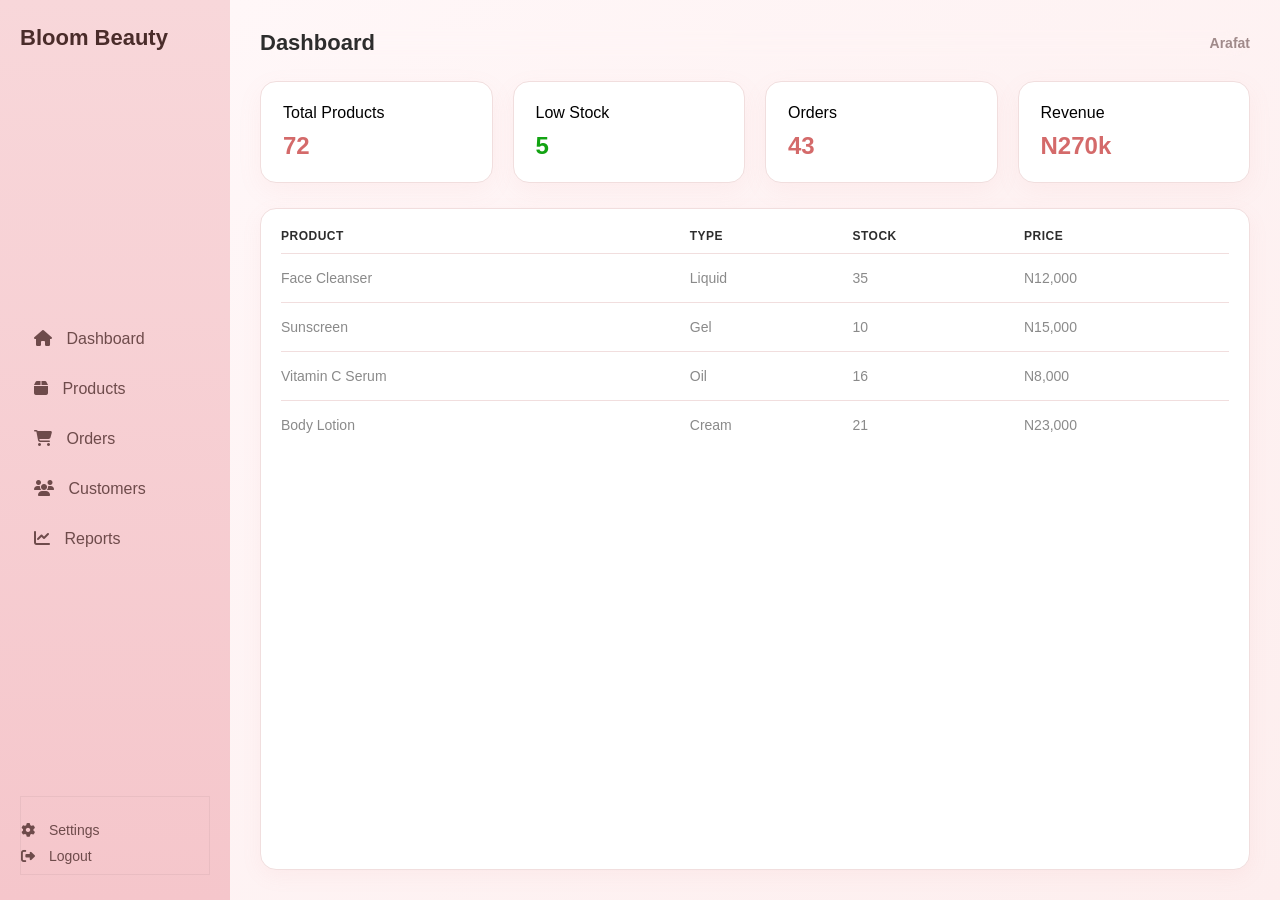
<file: index.html>
<!DOCTYPE html>
<html lang="en">
<head>
    <meta charset="UTF-8">
    <meta name="viewport" content="width=device-width, initial-scale=1.0">
    <title>Bloom Dashboard</title>
    <link rel="stylesheet" href="styles.css">
    <link rel="stylesheet" href="https://cdnjs.cloudflare.com/ajax/libs/font-awesome/6.5.0/css/all.min.css">
</head>
<body>
    <div class="container">

        <aside class="sidebar">
            <h2>Bloom Beauty</h2>

            <ul class="menu">
                <li class="active"><i class="fa-solid fa-house"></i> Dashboard</li>
                <li><i class="fa-solid fa-box"></i> Products</li>
                <li><i class="fa-solid fa-cart-shopping"></i> Orders</li>
                <li><i class="fa-solid fa-users"></i> Customers</li>
                <li><i class="fa-solid fa-chart-line"></i> Reports</li>
            </ul>

            <div class="bottom">
                <p><i class="fa-solid fa-gear"></i> Settings</p>
                <p><i class="fa-solid fa-right-from-bracket"></i> Logout</p>
            </div>
        </aside>


        <main class="main">

            <nav class="navbar">
                <span>Dashboard</span>
                <span>Arafat</span>
            </nav>

            <section class="card-container">
                <div class="card">Total Products <h3>72</h3></div>
                <div class="card">Low Stock <h3 class="low-stock">5</h3></div>
                <div class="card">Orders <h3>43</h3></div>
                <div class="card">Revenue <h3>N270k</h3></div>
            </section>

            <section class="table-section">
                <table>
                    <thead>
                        <tr>
                            <th>Product</th>
                            <th>Type</th>
                            <th>Stock</th>
                            <th>Price</th>
                        </tr>
                    </thead>

                    <tbody>
                        <tr>
                            <td>Face Cleanser</td>
                            <td>Liquid</td>
                            <td>35</td>
                            <td>N12,000</td>
                        </tr>
                        <tr>
                            <td>Sunscreen</td>
                            <td>Gel</td>
                            <td>10</td>
                            <td>N15,000</td>
                        </tr>
                        <tr>
                            <td>Vitamin C Serum</td>
                            <td>Oil</td>
                            <td>16</td>
                            <td>N8,000</td>
                        </tr>
                        <tr>
                            <td>Body Lotion</td>
                            <td>Cream</td>
                            <td>21</td>
                            <td>N23,000</td>
                        </tr>
                    </tbody>
                </table>
            </section>
        </main>
    </div>
</body>
</html>
</file>
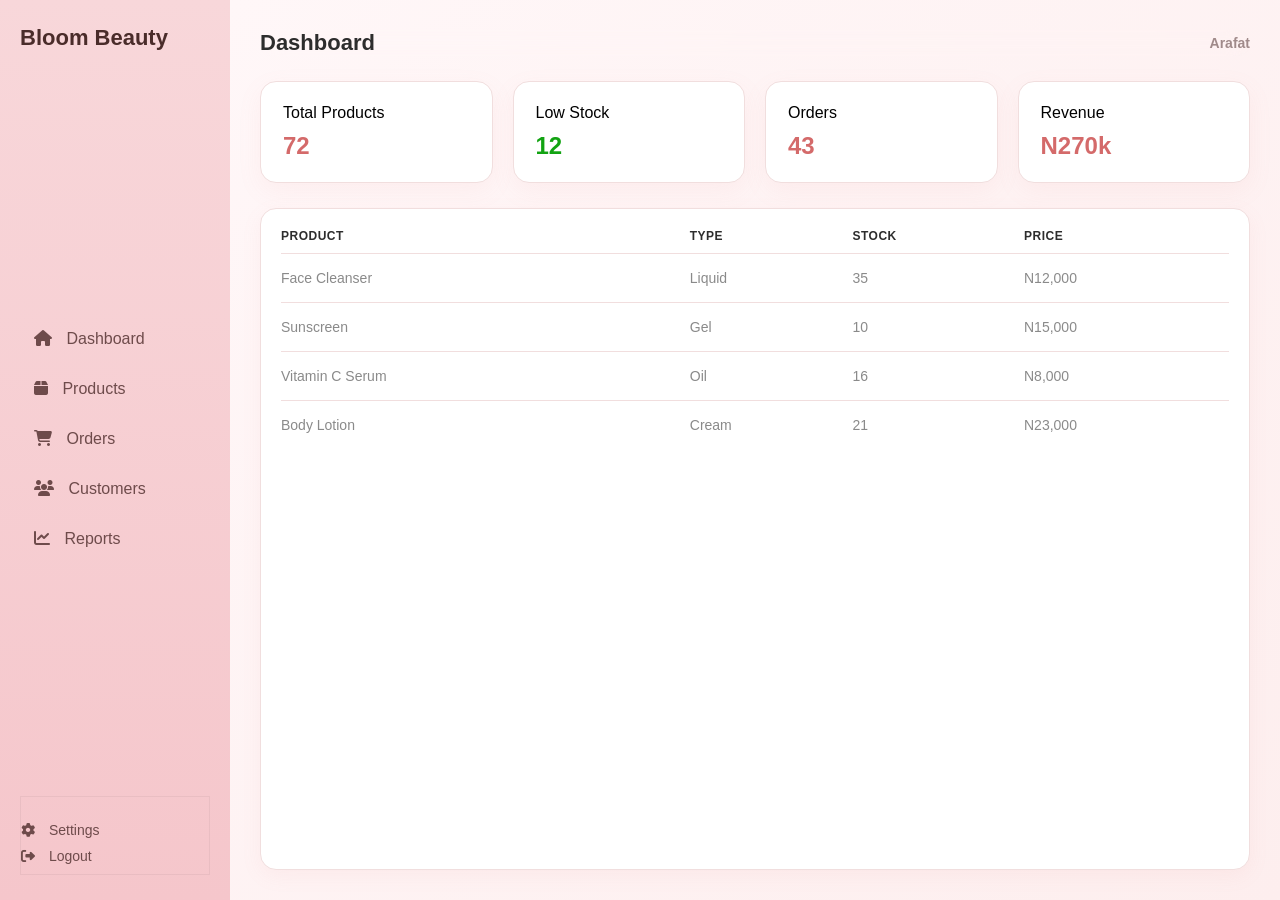
<file: bloom.html>
<!DOCTYPE html>
<html lang="en">
<head>
    <meta charset="UTF-8">
    <meta name="viewport" content="width=device-width, initial-scale=1.0">
    <title>Bloom Dashboard</title>
    <link rel="stylesheet" href="bloom.css">
    <link rel="stylesheet" href="https://cdnjs.cloudflare.com/ajax/libs/font-awesome/6.5.0/css/all.min.css">
</head>
<body>
    <div class="container">

        <aside class="sidebar">
            <h2>Bloom Beauty</h2>

            <ul class="menu">
                <li class="active"><i class="fa-solid fa-house"></i> Dashboard</li>
                <li><i class="fa-solid fa-box"></i> Products</li>
                <li><i class="fa-solid fa-cart-shopping"></i> Orders</li>
                <li><i class="fa-solid fa-users"></i> Customers</li>
                <li><i class="fa-solid fa-chart-line"></i> Reports</li>
            </ul>

            <div class="bottom">
                <p><i class="fa-solid fa-gear"></i> Settings</p>
                <p><i class="fa-solid fa-right-from-bracket"></i> Logout</p>
            </div>
        </aside>


        <main class="main">

            <nav class="navbar">
                <span>Dashboard</span>
                <span>Arafat</span>
            </nav>

            <section class="card-container">
                <div class="card">Total Products <h3>72</h3></div>
                <div class="card">Low Stock <h3 class="low-stock">12</h3></div>
                <div class="card">Orders <h3>43</h3></div>
                <div class="card">Revenue <h3>N270k</h3></div>
            </section>

            <section class="table-section">
                <table>
                    <thead>
                        <tr>
                            <th>Product</th>
                            <th>Type</th>
                            <th>Stock</th>
                            <th>Price</th>
                        </tr>
                    </thead>

                    <tbody>
                        <tr>
                            <td>Face Cleanser</td>
                            <td>Liquid</td>
                            <td>35</td>
                            <td>N12,000</td>
                        </tr>
                        <tr>
                            <td>Sunscreen</td>
                            <td>Gel</td>
                            <td>10</td>
                            <td>N15,000</td>
                        </tr>
                        <tr>
                            <td>Vitamin C Serum</td>
                            <td>Oil</td>
                            <td>16</td>
                            <td>N8,000</td>
                        </tr>
                        <tr>
                            <td>Body Lotion</td>
                            <td>Cream</td>
                            <td>21</td>
                            <td>N23,000</td>
                        </tr>
                    </tbody>
                </table>
            </section>
        </main>
    </div>
</body>
</html>
</file>
<file: styles.css>
* {
    margin: 0;
    padding: 0;
    box-sizing: border-box;
    font-family: sans-serif;
}

.container {
    display: flex;
    height: 100vh;
}

.sidebar {
    width: 230px;
    padding: 25px 20px;
    display: flex;
    flex-direction: column;
    justify-content: space-between;
    background: linear-gradient(180deg, #f8d7da, #f5c6cb);
    color: #4a2c2a;
}

.sidebar h2 {
    font-size: 22px;
    font-weight: 600;
    margin-bottom: 30px;
    color: #4a2c2a;
}
.menu {
    list-style: none;
}
.menu li {
    margin: 8px 0;
    padding: 12px 14px;
    cursor: pointer;
    color: #6e4b4b;
    transition: all 0.3s ease;
}
.menu li i {
    margin-right: 10px;
}
.menu li:hover {
    color: #2d2d2d;
    background: rgba(256, 255, 255, 0.4);
    padding-left: 16px;
    transform: translate(4px);
}
.menu li:active {
    background: white;
    font-weight: 600;
    color: #d46a6a;
    font-weight: 600;
    box-shadow: 0 4px 10px rgba(0, 0, 0, 0.05);
}
.bottom {
    font-size: 14px;
    color: #6e4b4b;
    padding-top: 15px;
    border: 1px solid rgba(0, 0, 0, 0.05);
}
.bottom p {
    margin: 10px 0;
    cursor: pointer;
    transition: 0.3s;
}
.bottom p i {
    margin-right: 10px;
}
.bottom p:hover {
    color: #2d2d2d;
}

.main {
    flex: 1;
    padding: 30px;
    background: #ffffff;
    display: grid;
    grid-template-rows: auto auto 1fr;
    gap: 25px;
    background: linear-gradient(135deg, #fff7f8, #fdeeee);

}

.navbar {
    display: flex;
    justify-content: space-between;
    font-weight: bold;
    align-items: center;
    background: transparent ;
    padding: 0;
    border-radius: 12px;
    backdrop-filter: blur(10px);
    border: none;
}
.navbar span:first-child {
    font-size: 22px;
    font-weight: 700;
    color: #2d2d2d;
}
.navbar span:last-child {
    font-size: 14px;
    color: #a08a8a;
}


.card-container {
    display: grid;
    grid-template-columns: repeat(auto-fit, minmax(150px, 1fr));
    gap: 20px;
}
.card {
    background: #ffffff;
    border: 1px solid #f3dede;
    box-shadow: 0 8px 25px rgba(224, 138, 138, 0.08);
    padding: 22px;
    border-radius: 16px;
    border: 1px solid #f1dede;
    transition: all 0.3s ease;
}
.card:hover {
    transform: translateY(-3px);
}
.card p {
    font-size: 13px;
    color: #9c8a8a;
}
.card h3 {
    margin-top: 10px;
    font-size: 24px;
    font-weight: 600;
    color: #d46a6a;
}
h3.low-stock {
    color: #0ba00bf8;
}
.card:hover {
    transform: translateY(-5x);
    box-shadow: 0 10px 25px rgb(224, 138, 138, 0.15);
}


.table-section {
    background: #ffffff;
    padding: 20px;
    border-radius: 16px;
    box-shadow: 0 6px 20px rgba(224, 138, 138, 0.08);
    border: 1px solid #f1dede;
}

table {
    width: 100%;
    border-collapse: collapse;
}
th {
    padding-bottom: 10px ;
    text-align: left;
    color: #2d2d2d;
    padding-bottom: 10px;
    font-size: 12px;
    text-transform: uppercase;
    letter-spacing: 0.5px;
}
td {
    padding: 16px 0;
    border-top: 1px solid #f1dede;
    font-size: 14px;
    color: #8a8a8a;
}
tbody tr:hover {
    background: #fff0f1;
}

@media (max-width: 600px) {
    .container {
        flex-direction: column;
    }

    .sidebar {
        width: 100%;
        height: auto;
        flex-direction: column;
        /* overflow-x: auto; */
        /* align-items: center; */
        padding: 15px;
        gap: 15px;
    }
    .sidebar h2 {
        text-align: center;
    }
    .menu {
        display: flex;
        gap: 10px;
        overflow-x: auto;
    }
    .menu li {
        margin: 0;
        font-size: 14px;
        white-space: nowrap;
    }
    .bottom {
        display: none;
    }

    .main {
        padding: 15px;
        gap: 15px;
    }
    .navbar {
        flex-direction: column;
        gap: 5px;
        align-items: flex-start;
    }
    .card-container {
        grid-template-columns: 1fr;
    }
    .table-section {
        overflow-x: auto;
    }
    table {
        min-width: 500px;
    }

}
</file>
<file: bloom.css>
* {
    margin: 0;
    padding: 0;
    box-sizing: border-box;
    font-family: sans-serif;
}

.container {
    display: flex;
    height: 100vh;
}

.sidebar {
    width: 230px;
    padding: 25px 20px;
    display: flex;
    flex-direction: column;
    justify-content: space-between;
    background: linear-gradient(180deg, #f8d7da, #f5c6cb);
    color: #4a2c2a;
}

.sidebar h2 {
    font-size: 22px;
    font-weight: 600;
    margin-bottom: 30px;
    color: #4a2c2a;
}
.menu {
    list-style: none;
}
.menu li {
    margin: 8px 0;
    padding: 12px 14px;
    cursor: pointer;
    color: #6e4b4b;
    transition: all 0.3s ease;
}
.menu li i {
    margin-right: 10px;
}
.menu li:hover {
    color: #2d2d2d;
    background: rgba(256, 255, 255, 0.4);
    padding-left: 16px;
    transform: translate(4px);
}
.menu li:active {
    background: white;
    font-weight: 600;
    color: #d46a6a;
    font-weight: 600;
    box-shadow: 0 4px 10px rgba(0, 0, 0, 0.05);
}
.bottom {
    font-size: 14px;
    color: #6e4b4b;
    padding-top: 15px;
    border: 1px solid rgba(0, 0, 0, 0.05);
}
.bottom p {
    margin: 10px 0;
    cursor: pointer;
    transition: 0.3s;
}
.bottom p i {
    margin-right: 10px;
}
.bottom p:hover {
    color: #2d2d2d;
}

.main {
    flex: 1;
    padding: 30px;
    background: #ffffff;
    display: grid;
    grid-template-rows: auto auto 1fr;
    gap: 25px;
    background: linear-gradient(135deg, #fff7f8, #fdeeee);

}

.navbar {
    display: flex;
    justify-content: space-between;
    font-weight: bold;
    align-items: center;
    background: transparent ;
    padding: 0;
    border-radius: 12px;
    backdrop-filter: blur(10px);
    border: none;
}
.navbar span:first-child {
    font-size: 22px;
    font-weight: 700;
    color: #2d2d2d;
}
.navbar span:last-child {
    font-size: 14px;
    color: #a08a8a;
}


.card-container {
    display: grid;
    grid-template-columns: repeat(auto-fit, minmax(150px, 1fr));
    gap: 20px;
}
.card {
    background: #ffffff;
    border: 1px solid #f3dede;
    box-shadow: 0 8px 25px rgba(224, 138, 138, 0.08);
    padding: 22px;
    border-radius: 16px;
    border: 1px solid #f1dede;
    transition: all 0.3s ease;
}
.card:hover {
    transform: translateY(-3px);
}
.card p {
    font-size: 13px;
    color: #9c8a8a;
}
.card h3 {
    margin-top: 10px;
    font-size: 24px;
    font-weight: 600;
    color: #d46a6a;
}
h3.low-stock {
    color: #0ba00bf8;
}
.card:hover {
    transform: translateY(-5x);
    box-shadow: 0 10px 25px rgb(224, 138, 138, 0.15);
}


.table-section {
    background: #ffffff;
    padding: 20px;
    border-radius: 16px;
    box-shadow: 0 6px 20px rgba(224, 138, 138, 0.08);
    border: 1px solid #f1dede;
}

table {
    width: 100%;
    border-collapse: collapse;
}
th {
    padding-bottom: 10px ;
    text-align: left;
    color: #2d2d2d;
    padding-bottom: 10px;
    font-size: 12px;
    text-transform: uppercase;
    letter-spacing: 0.5px;
}
td {
    padding: 16px 0;
    border-top: 1px solid #f1dede;
    font-size: 14px;
    color: #8a8a8a;
}
tbody tr:hover {
    background: #fff0f1;
}

@media (max-width: 600px) {
    .container {
        flex-direction: column;
    }

    .sidebar {
        width: 100%;
        height: auto;
        flex-direction: column;
        /* overflow-x: auto; */
        /* align-items: center; */
        padding: 15px;
        gap: 15px;
    }
    .sidebar h2 {
        text-align: center;
    }
    .menu {
        display: flex;
        gap: 10px;
        overflow-x: auto;
    }
    .menu li {
        margin: 0;
        font-size: 14px;
        white-space: nowrap;
    }
    .bottom {
        display: none;
    }

    .main {
        padding: 15px;
        gap: 15px;
    }
    .navbar {
        flex-direction: column;
        gap: 5px;
        align-items: flex-start;
    }
    .card-container {
        grid-template-columns: 1fr;
    }
    .table-section {
        overflow-x: auto;
    }
    table {
        min-width: 500px;
    }

}
</file>
